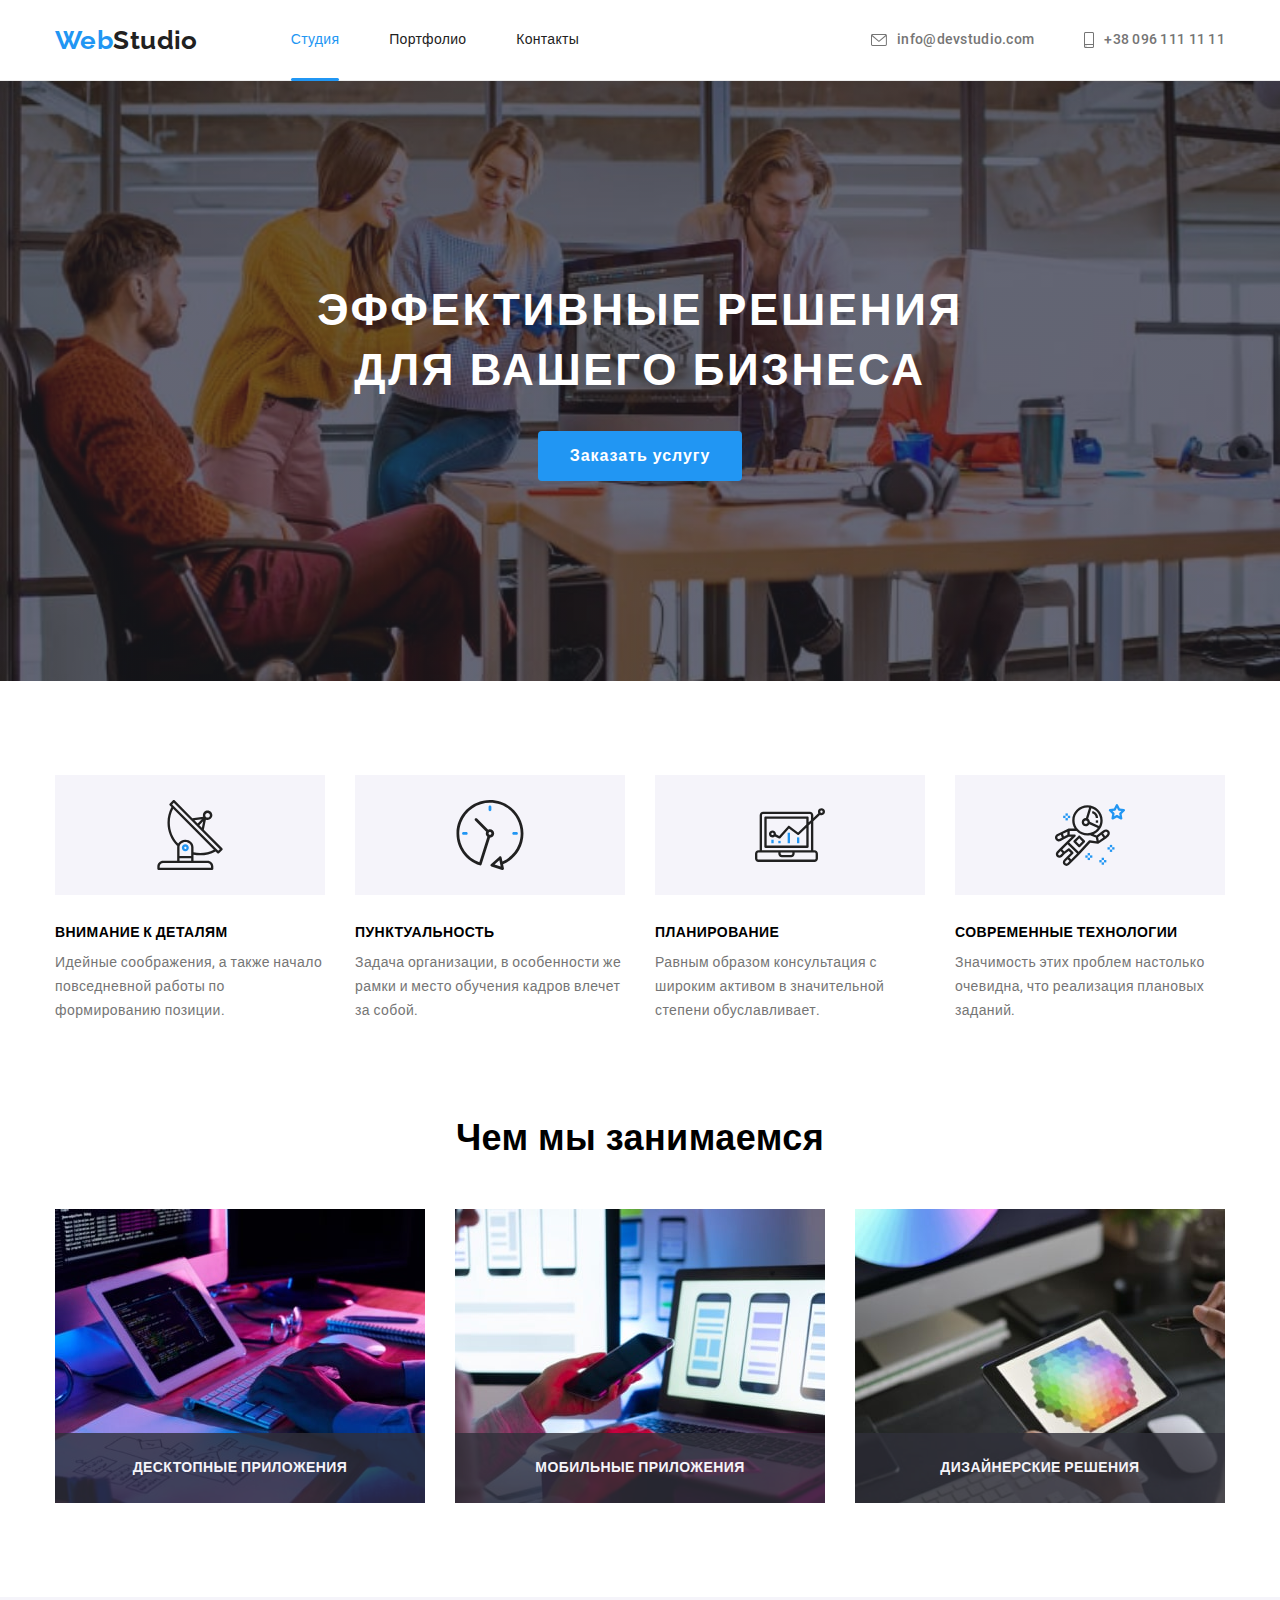
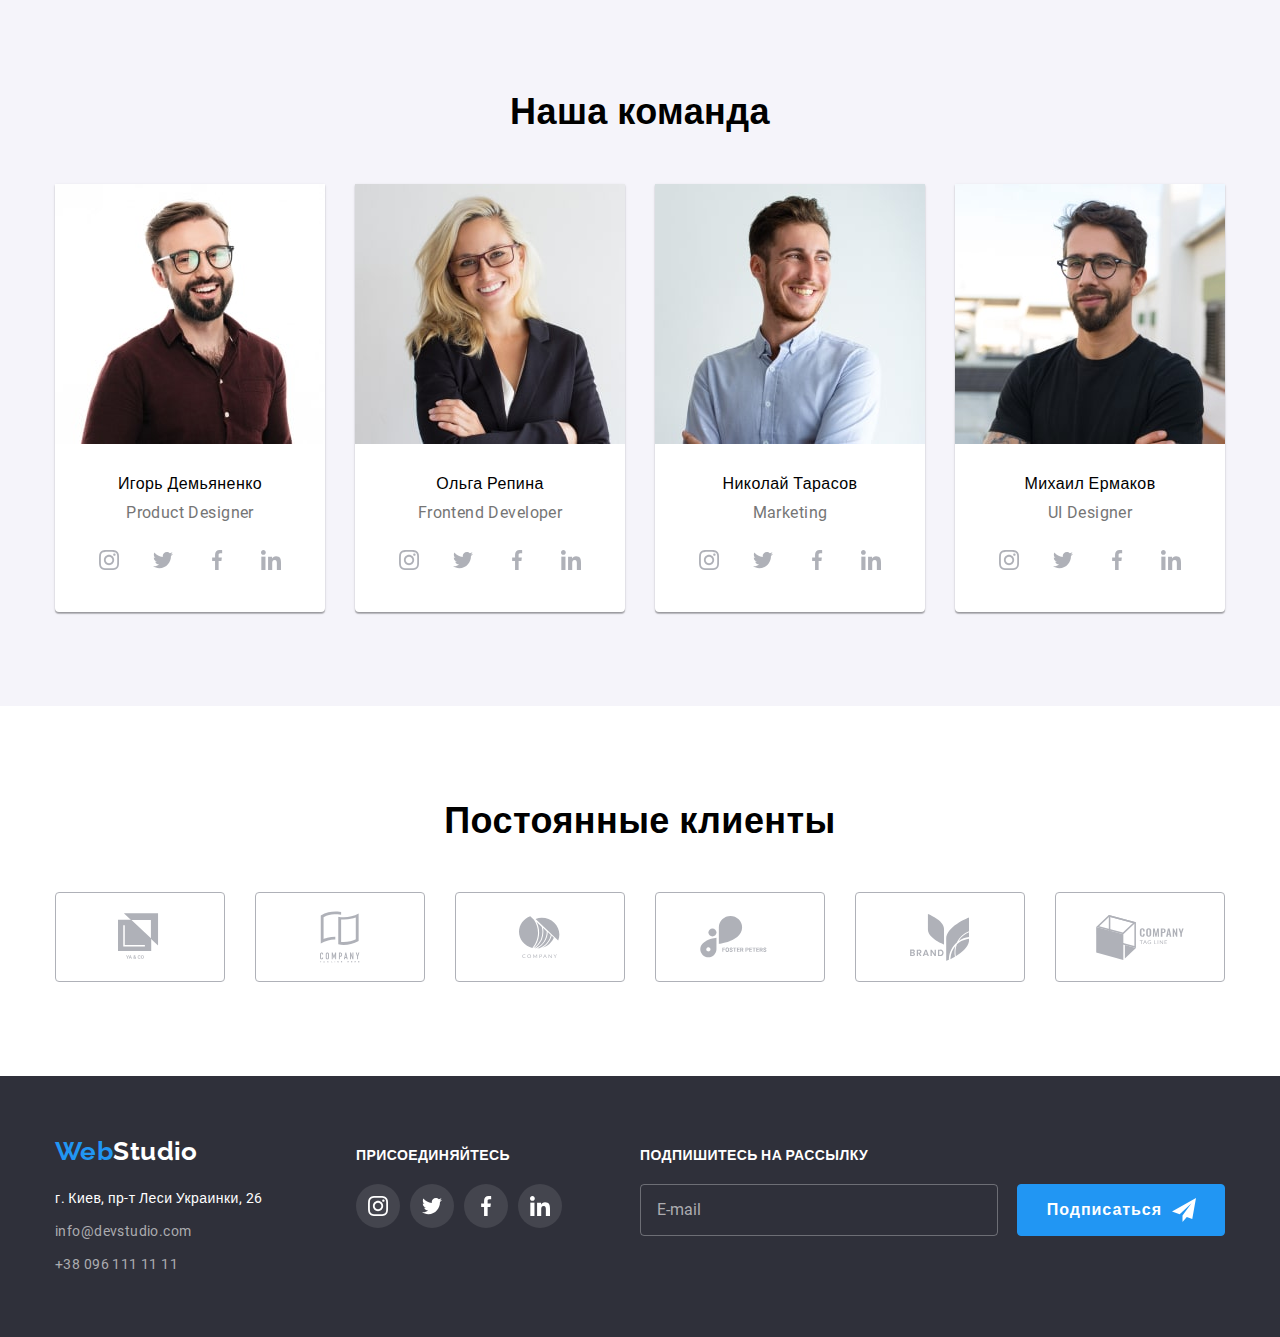
<file: index.html>
<!DOCTYPE html>
<html lang="ru">
  <head>
    <meta charset="UTF-8" />
    <meta name="viewport" content="width=device-width, initial-scale=1.0" />
    <meta name="description" content="Веб-студия" />
    <link
      href="https://fonts.googleapis.com/css2?family=Raleway:wght@700&family=Roboto:wght@400;500;700;900&display=swap"
      rel="stylesheet"
    />
    <link rel="stylesheet" href="./css/main.min.css" />

    <title>Web Studio</title>
  </head>

  <body>
    <!-- Шапка сайта -->
    <header class="header">
      <div class="container header__container">
        <a class="logo" href=""
          ><span class="logo--accent-collor">Web</span><span>Studio</span></a
        >
        <!-- навигация -->

        <nav class="header__navigation">
          <ul class="list menu">
            <li class="menu__item">
              <a class="link menu__link menu__link--current" href="/">Студия</a>
            </li>
            <li class="menu__item">
              <a class="link menu__link" href="./portfolio.html">Портфолио</a>
            </li>
            <li class="menu__item">
              <a class="link menu__link" href="#">Контакты</a>
            </li>
          </ul>
        </nav>
        <!--контакты-->
        <ul class="list contact">
          <li class="contact__item">
            <a class="link contact__link" href="mailto:info@devstudio.com">
              <svg class="contact__icon" width="16" height="12">
                <use href="./images/icons.svg#email"></use>
              </svg>
              info@devstudio.com
            </a>
          </li>
          <li class="contact__item">
            <a class="link contact__link" href="tel:+380961111111">
              <svg class="contact__icon" width="10" height="16">
                <use href="./images/icons.svg#phone"></use>
              </svg>
              +38 096 111 11 11
            </a>
          </li>
        </ul>

        <button type="button" class="mobile-menu-btn" data-menu-button>
          <svg class="mobile-menu__icon">
            <use class="icon-menu" href="./images/icons.svg#mobile-menu"></use>
            <use
              class="icon-close"
              href="./images/icons.svg#mobile-menu-close"
            ></use>
          </svg>
        </button>
      </div>
    </header>

    <main>
      <!-- герои -->
      <section class="hero">
        <div class="container">
          <h1 class="hero__title">
            Эффективные решения для вашего бизнеса
          </h1>
          <button data-modal-open class="button" type="button">
            Заказать услугу
          </button>
        </div>
      </section>

      <!-- особенности competence-->
      <section class="section section--padding-bottom">
        <div class="container">
          <h2 class="visually-hidden">Особенности</h2>
          <ul class="grid list competence">
            <li class="grid__item competence__item">
              <div class="competence__bg-box">
                <svg class="icon" width="70" height="70">
                  <use href="./images/icons.svg#antenna"></use>
                </svg>
              </div>
              <div class="competence__meta">
                <h3 class="heading">Внимание к деталям</h3>
                <p class="competence__text">
                  Идейные соображения, а также начало повседневной работы по
                  формированию позиции.
                </p>
              </div>
            </li>
            <li class="grid__item competence__item">
              <div class="competence__bg-box">
                <svg class="icon" width="70" height="70">
                  <use href="./images/icons.svg#clock"></use>
                </svg>
              </div>
              <div class="competence__meta">
                <h3 class="heading">Пунктуальность</h3>
                <p class="competence__text">
                  Задача организации, в особенности же рамки и место обучения
                  кадров влечет за собой.
                </p>
              </div>
            </li>
            <li class="grid__item competence__item">
              <div class="competence__bg-box">
                <svg class="icon" width="70" height="70">
                  <use href="./images/icons.svg#diagram"></use>
                </svg>
              </div>
              <div class="competence__meta">
                <h3 class="heading">Планирование</h3>
                <p class="competence__text">
                  Равным образом консультация с широким активом в значительной
                  степени обуславливает.
                </p>
              </div>
            </li>
            <li class="grid__item competence__item">
              <div class="competence__bg-box">
                <svg class="icon" width="70" height="70">
                  <use href="./images/icons.svg#astronaut"></use>
                </svg>
              </div>
              <div class="competence__meta">
                <h3 class="heading">Современные технологии</h3>
                <p class="competence__text">
                  Значимость этих проблем настолько очевидна, что реализация
                  плановых заданий.
                </p>
              </div>
            </li>
          </ul>
        </div>
      </section>

      <!-- Чем мы занимаемся -->
      <section class="section deckstop-section">
        <div class="container">
          <h2 class="section__title">Чем мы занимаемся</h2>

          <ul class="grid list work">
            <li class="grid__item">
              <div class="work__thumb">
                <picture>
                  <source
                    srcset="
                      ./images/box1_desktop.jpg    1x,
                      ./images/box1@2x_desktop.jpg 2x
                    "
                    media="(min-width: 1200px)"
                    type="image/jpeg"
                  />
                  <img
                    src="./images/box1_desktop.jpg "
                    width="370"
                    alt="Десктопные приложения"
                  />
                </picture>

                <span class="work__text">Десктопные приложения</span>
              </div>
            </li>
            <li class="grid__item">
              <div class="work__thumb">
                <picture>
                  <source
                    srcset="
                      ./images/box2_desktop.jpg    1x,
                      ./images/box2@2x_desktop.jpg 2x
                    "
                    media="(min-width: 1200px)"
                    type="image/jpeg"
                  />
                  <img
                    src="./images/box2_desktop.jpg "
                    width="370"
                    alt="Мобильные приложения"
                  />
                </picture>

                <span class="work__text">Мобильные приложения</span>
              </div>
            </li>
            <li class="grid__item">
              <div class="work__thumb">
                <picture>
                  <source
                    srcset="
                      ./images/box3_desktop.jpg    1x,
                      ./images/box3@2x_desktop.jpg 2x
                    "
                    media="(min-width: 1200px)"
                    type="image/jpeg"
                  />
                  <img
                    src="./images/box3_desktop.jpg "
                    width="370"
                    alt="Дизайнерские решения"
                  />
                </picture>
                <span class="work__text">Дизайнерские решения</span>
              </div>
            </li>
          </ul>
        </div>
      </section>

      <!--Наша команда-->
      <section class="section section--bg">
        <div class="container">
          <h2 class="section__title">Наша команда</h2>

          <ul class="grid team list">
            <li class="grid__item team__item">
              <picture class="team__img">
                <source
                  srcset="
                    ./images/team/team1_desktop.jpg    1x,
                    ./images/team/team1@2x_desktop.jpg 2x
                  "
                  media="(min-width: 1200px)"
                  type="image/jpeg"
                />
                <source
                  srcset="
                    ./images/team/team1_tablet.jpg    1x,
                    ./images/team/team1@2x_tablet.jpg 2x
                  "
                  media="(min-width: 768px)"
                  type="image/jpeg"
                />
                <source
                  srcset="
                    ./images/team/team1_mobile.jpg    1x,
                    ./images/team/team1@2x_mobile.jpg 2x
                  "
                  media="(max-width: 767px)"
                  type="image/jpeg"
                />
                <!--поставить фотографию с десктопа-->
                <img
                  src="./images/team/team1_desktop.jpg"
                  width="450"
                  alt="На
                фотографии Игорь Демьяненко"
                />
              </picture>

              <div class="team__meta">
                <h3 class="team__name">Игорь Демьяненко</h3>
                <p class="team__position">Product Designer</p>

                <div class="social-set">
                  <ul class="social list">
                    <li class="social__item">
                      <a href="" class="social__link">
                        <svg class="social__icon">
                          <use href="./images/icons.svg#instagram"></use>
                        </svg>
                      </a>
                    </li>
                    <li class="social__item">
                      <a href="" class="social__link">
                        <svg class="social__icon">
                          <use href="./images/icons.svg#twitter"></use>
                        </svg>
                      </a>
                    </li>
                    <li class="social__item">
                      <a href="" class="social__link">
                        <svg class="social__icon">
                          <use href="./images/icons.svg#facebook"></use>
                        </svg>
                      </a>
                    </li>
                    <li class="social__item">
                      <a href="" class="social__link">
                        <svg class="social__icon">
                          <use href="./images/icons.svg#linkedin"></use>
                        </svg>
                      </a>
                    </li>
                  </ul>
                </div>
              </div>
            </li>
            <li class="grid__item team__item">
              <picture class="team__img">
                <source
                  srcset="
                    ./images/team/team2_desktop.jpg    1x,
                    ./images/team/team2@2x_desktop.jpg 2x
                  "
                  media="(min-width: 1200px)"
                  type="image/jpeg"
                />
                <source
                  srcset="
                    ./images/team/team2_tablet.jpg    1x,
                    ./images/team/team2@2x_tablet.jpg 2x
                  "
                  media="(min-width: 768px)"
                  type="image/jpeg"
                />
                <source
                  srcset="
                    ./images/team/team2_mobile.jpg    1x,
                    ./images/team/team2@2x_mobile.jpg 2x
                  "
                  media="(max-width: 767px)"
                  type="image/jpeg"
                />
                <!--поставить фотографию с десктопа-->
                <img
                  src="./images/team/team2_desktop.jpg"
                  width="450"
                  alt="На фотографии Ольга Репина"
                />
              </picture>

              <div class="team__meta">
                <h3 class="team__name">Ольга Репина</h3>
                <p class="team__position">Frontend Developer</p>

                <div class="team-social">
                  <ul class="social list">
                    <li class="social__item">
                      <a href="" class="social__link">
                        <svg class="social__icon">
                          <use href="./images/icons.svg#instagram"></use>
                        </svg>
                      </a>
                    </li>
                    <li class="social__item">
                      <a href="" class="social__link">
                        <svg class="social__icon">
                          <use href="./images/icons.svg#twitter"></use>
                        </svg>
                      </a>
                    </li>
                    <li class="social__item">
                      <a href="" class="social__link">
                        <svg class="social__icon">
                          <use href="./images/icons.svg#facebook"></use>
                        </svg>
                      </a>
                    </li>
                    <li class="social__item">
                      <a href="" class="social__link">
                        <svg class="social__icon">
                          <use href="./images/icons.svg#linkedin"></use>
                        </svg>
                      </a>
                    </li>
                  </ul>
                </div>
              </div>
            </li>
            <li class="grid__item team__item">
              <picture class="team__img">
                <source
                  srcset="
                    ./images/team/team3_desktop.jpg    1x,
                    ./images/team/team3@2x_desktop.jpg 2x
                  "
                  media="(min-width: 1200px)"
                  type="image/jpeg"
                />
                <source
                  srcset="
                    ./images/team/team3_tablet.jpg    1x,
                    ./images/team/team3@2x_tablet.jpg 2x
                  "
                  media="(min-width: 768px)"
                  type="image/jpeg"
                />
                <source
                  srcset="
                    ./images/team/team3_mobile.jpg    1x,
                    ./images/team/team3@2x_mobile.jpg 2x
                  "
                  media="(max-width: 767px)"
                  type="image/jpeg"
                />
                <!--поставить фотографию с десктопа-->
                <img
                  src="./images/team/team3_desktop.jpg"
                  width="450"
                  alt="На фотографии Николай Тарасов"
                />
              </picture>

              <div class="team__meta">
                <h3 class="team__name">Николай Тарасов</h3>
                <p class="team__position">Marketing</p>

                <div class="team-social">
                  <ul class="social list">
                    <li class="social__item">
                      <a href="" class="social__link">
                        <svg class="social__icon">
                          <use href="./images/icons.svg#instagram"></use>
                        </svg>
                      </a>
                    </li>
                    <li class="social__item">
                      <a href="" class="social__link">
                        <svg class="social__icon">
                          <use href="./images/icons.svg#twitter"></use>
                        </svg>
                      </a>
                    </li>
                    <li class="social__item">
                      <a href="" class="social__link">
                        <svg class="social__icon">
                          <use href="./images/icons.svg#facebook"></use>
                        </svg>
                      </a>
                    </li>
                    <li class="social__item">
                      <a href="" class="social__link">
                        <svg class="social__icon">
                          <use href="./images/icons.svg#linkedin"></use>
                        </svg>
                      </a>
                    </li>
                  </ul>
                </div>
              </div>
            </li>
            <li class="grid__item team__item">
              <picture class="team__img">
                <source
                  srcset="
                    ./images/team/team4_desktop.jpg    1x,
                    ./images/team/team4@2x_desktop.jpg 2x
                  "
                  media="(min-width: 1200px)"
                  type="image/jpeg"
                />
                <source
                  srcset="
                    ./images/team/team4_tablet.jpg    1x,
                    ./images/team/team4@2x_tablet.jpg 2x
                  "
                  media="(min-width: 768px)"
                  type="image/jpeg"
                />
                <source
                  srcset="
                    ./images/team/team4_mobile.jpg    1x,
                    ./images/team/team4@2x_mobile.jpg 2x
                  "
                  media="(max-width: 767px)"
                  type="image/jpeg"
                />
                <!--поставить фотографию с десктопа-->
                <img
                  src="./images/team/team4_desktop.jpg"
                  width="450"
                  alt="На фотографии Михаил Ермаков"
                />
              </picture>

              <div class="team__meta">
                <h3 class="team__name">Михаил Ермаков</h3>
                <p class="team__position">UI Designer</p>

                <div class="team-social">
                  <ul class="social list">
                    <li class="social__item">
                      <a href="" class="social__link">
                        <svg class="social__icon">
                          <use href="./images/icons.svg#instagram"></use>
                        </svg>
                      </a>
                    </li>
                    <li class="social__item">
                      <a href="" class="social__link">
                        <svg class="social__icon">
                          <use href="./images/icons.svg#twitter"></use>
                        </svg>
                      </a>
                    </li>
                    <li class="social__item">
                      <a href="" class="social__link">
                        <svg class="social__icon">
                          <use href="./images/icons.svg#facebook"></use>
                        </svg>
                      </a>
                    </li>
                    <li class="social__item">
                      <a href="" class="social__link">
                        <svg class="social__icon">
                          <use href="./images/icons.svg#linkedin"></use>
                        </svg>
                      </a>
                    </li>
                  </ul>
                </div>
              </div>
            </li>
          </ul>
        </div>
      </section>

      <!--Постоянные клиенты-->
      <section class="section">
        <div class="container">
          <h2 class="section__title">Постоянные клиенты</h2>
          <ul class="grid clients list">
            <li class="grid__item clients__item">
              <a href="" class="clients__link">
                <svg class="clients__icon" width="44.27" height="49.23">
                  <use href="./images/icons.svg#logo-1"></use>
                </svg>
              </a>
            </li>
            <li class="grid__item clients__item">
              <a href="" class="clients__link">
                <svg class="clients__icon" width="40" height="52">
                  <use href="./images/icons.svg#logo-2"></use>
                </svg>
              </a>
            </li>
            <li class="grid__item clients__item">
              <a href="" class="clients__link">
                <svg class="clients__icon" width="41" height="42.6">
                  <use href="./images/icons.svg#logo-3"></use>
                </svg>
              </a>
            </li>
            <li class="grid__item clients__item">
              <a href="" class="clients__link">
                <svg class="clients__icon" width="79.66" height="42.2">
                  <use href="./images/icons.svg#logo-4"></use>
                </svg>
              </a>
            </li>
            <li class="grid__item clients__item">
              <a href="" class="clients__link">
                <svg class="clients__icon" width="59" height="47">
                  <use href="./images/icons.svg#logo-5"></use>
                </svg>
              </a>
            </li>
            <li class="grid__item clients__item">
              <a href="" class="clients__link">
                <svg class="clients__icon" width="88.48" height="45.44">
                  <use href="./images/icons.svg#logo-6"></use>
                </svg>
              </a>
            </li>
          </ul>
        </div>
      </section>
    </main>

    <!-- Футер -->
    <footer class="footer">
      <div class="container footer__container">
        <div class="footer__address">
          <a class="logo logo__footer-page" href=""
            >Web<span class="logo__footer-page--color">Studio</span></a
          >
          <!--адресс компании-->
          <address class="address">
            <a
              class="link contact__link footer__contact-link"
              href=""
              rel="nofollow noopener noreferrer"
              target="blanc"
            >
              г. Киев, пр-т Леси Украинки, 26</a
            >
            <a
              class="link contact__link footer__contact-link"
              href="mailto:info@devstudio.com"
              >info@devstudio.com</a
            >
            <a
              class="link contact__link footer__contact-link"
              href="tel:+380961111111"
              >+38 096 111 11 11</a
            >
          </address>
        </div>

        <div class="footer__social">
          <h3 class="heading heading--margin">присоединяйтесь</h3>
          <ul class="social list">
            <li class="social__item">
              <a href="" class="social__link social__link--bg">
                <svg class="social__icon social__icon--col-unchanged">
                  <use href="./images/icons.svg#instagram"></use>
                </svg>
              </a>
            </li>
            <li class="social__item">
              <a href="" class="social__link social__link--bg">
                <svg class="social__icon social__icon--col-unchanged">
                  <use href="./images/icons.svg#twitter"></use>
                </svg>
              </a>
            </li>
            <li class="social__item">
              <a href="" class="social__link social__link--bg">
                <svg class="social__icon social__icon--col-unchanged">
                  <use href="./images/icons.svg#facebook"></use>
                </svg>
              </a>
            </li>
            <li class="social__item">
              <a href="" class="social__link social__link--bg">
                <svg class="social__icon social__icon--col-unchanged">
                  <use href="./images/icons.svg#linkedin"></use>
                </svg>
              </a>
            </li>
          </ul>
        </div>

        <div class="footer__email-form">
          <h3 class="heading heading--margin">Подпишитесь на рассылку</h3>

          <form class="footer-form" autocomplete="on" novalidate>
            <div class="email-form" role="group" aria-label="email-form-footer">
              <input
                class="email__input"
                type="email"
                name="email"
                id="footer-email"
                placeholder="E-mail"
              />

              <button class="button button__footer" type="submit">
                Подписаться
                <svg class="button__icon" width="24" height="24">
                  <use href="./images/icons.svg#icon-send"></use>
                </svg>
              </button>
            </div>
          </form>
        </div>
      </div>
    </footer>

    <div class="backdrop is-hidden" data-modal>
      <div class="modal">
        <button class="modal-button__close" data-modal-close type="button">
          <svg class="modal-button__icon" height="18" width="18">
            <use href="./images/icons.svg#close"></use>
          </svg>
        </button>

        <form class="modal-form" autocomplete="on" novalidate>
          <div
            class="modal-form__container"
            role="group"
            aria-label="form-heading"
          >
            <p class="form-heading" id="form-heading">
              Оставьте свои данные, мы вам перезвоним
            </p>

            <div class="element">
              <label class="modal-form__label" for="name">Имя</label>

              <div class="form-field">
                <input
                  class="modal-form__input"
                  type="text"
                  id="name"
                  name="name"
                  pattern="^[A-Za-zА-Яа-яЁё\s]+$"
                  required
                />
                <svg class="modal-form__icon">
                  <use href="./images/icons.svg#person"></use>
                </svg>
              </div>
            </div>

            <div class="element">
              <label class="modal-form__label" for="tel">Телефон</label>

              <div class="form-field">
                <input
                  class="modal-form__input"
                  type="tel"
                  id="tel"
                  pattern="[0-9]{10}"
                  required
                />
                <svg class="modal-form__icon">
                  <use href="./images/icons.svg#phone-icon"></use>
                </svg>
              </div>
            </div>

            <div class="element">
              <label class="modal-form__label" for="email">Почта</label>

              <div class="form-field">
                <input class="modal-form__input" type="email" id="email" />
                <svg class="modal-form__icon">
                  <use href="./images/icons.svg#email-black"></use>
                </svg>
              </div>
            </div>

            <div class="element">
              <label class="modal-form__label" for="commit">Комментарий</label>

              <div class="form-field">
                <textarea
                  class="modal-form__input modal-form__input--textarea"
                  name="commit"
                  id="commit"
                  placeholder="Введите текст"
                  rows="6"
                ></textarea>
              </div>
            </div>
          </div>

          <div class="checkbox">
            <label class="checkbox__label">
              <input
                class="checkbox_input checkbox__visually-hidden"
                type="checkbox"
                name="checkbox"
              />
              <!-- <span class="check-icon"></span> -->
              <svg class="checkbox__icon" width="16" height="15">
                <use href="./images/icons.svg#icon-check"></use>
              </svg>
              <span class="checkbox-text"
                >Соглашаюсь с рассылкой и принимаю</span
              >
            </label>
            <a class="checkbox__link" href="/">Условия договора</a>
          </div>
          <button class="button button__form" type="submit">Отправить</button>
        </form>
      </div>
    </div>

    <div class="mobile-menu" data-menu>
      <div class="mobile__content">
        <ul class="list mobile-menu__list">
          <li class="mobile-menu__item">
            <a
              class="link mobile-menu__link mobile-menu__link--current"
              href="#"
              >Студия</a
            >
          </li>
          <li class="mobile-menu__item">
            <a class="link mobile-menu__link" href="./portfolio.html"
              >Портфолио</a
            >
          </li>
          <li class="mobile-menu__item">
            <a class="link mobile-menu__link" href="#">Контакты</a>
          </li>
        </ul>
        <div>
          <ul class="list mobile-contact">
            <li class="mobile-contact__item">
              <a
                class="link mobile-contact__link mobile-contact__link--accent"
                href="tel:+380961111111"
              >
                +38 096 111 11 11
              </a>
            </li>
            <li class="mobile-contact__item">
              <a
                class="link mobile-contact__link"
                href="mailto:info@devstudio.com"
              >
                info@devstudio.com
              </a>
            </li>
          </ul>
          <ul class="mobile-social list">
            <li class="mobile-social__item">
              <a href="#" class="link mobile-social__link">Instagram</a>
            </li>
            <li class="mobile-social__item">
              <a href="#" class="link mobile-social__link">Twitter</a>
            </li>
            <li class="mobile-social__item">
              <a href="#" class="link mobile-social__link">Facebook</a>
            </li>
            <li class="mobile-social__item">
              <a href="#" class="link mobile-social__link">LinkedIn</a>
            </li>
          </ul>
        </div>
      </div>
    </div>

    <script src="./js/menu.js"></script>
    <script src="./js/modal.js"></script>
  </body>
</html>
</file>
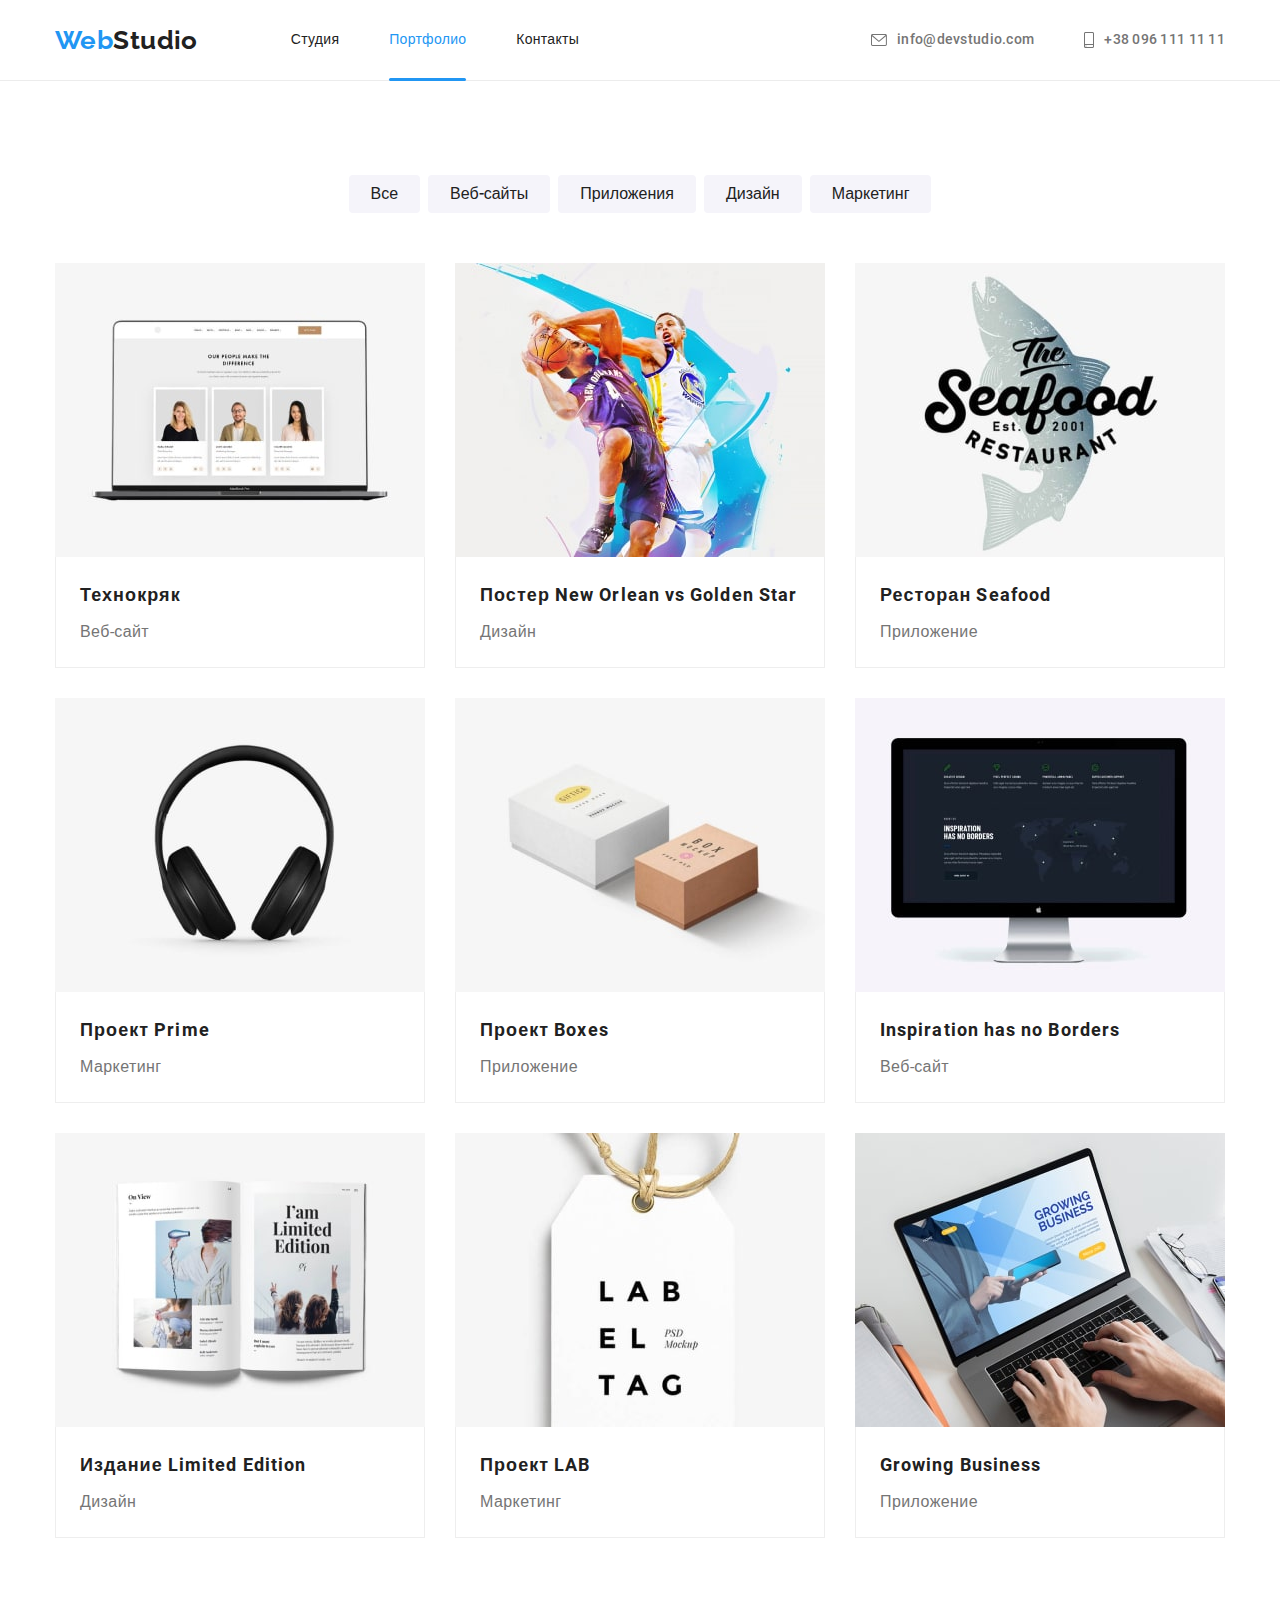
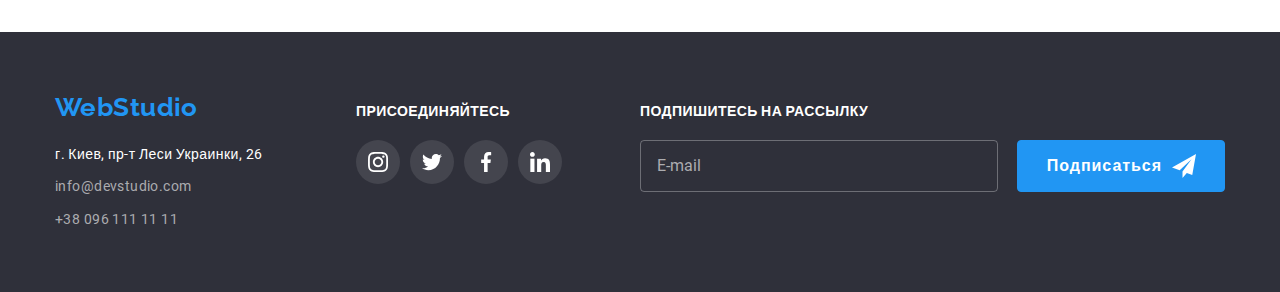
<file: portfolio.html>
<!DOCTYPE html>
<html lang="ru">
  <head>
    <meta charset="UTF-8" />
    <meta name="viewport" content="width=device-width, initial-scale=1.0" />
    <meta name="description" content="Портфолио" />
    <link
      href="https://fonts.googleapis.com/css2?family=Raleway:wght@700&family=Roboto:wght@400;500;700;900&display=swap"
      rel="stylesheet"
    />
    <link rel="preconnect" href="https://fonts.gstatic.com" />
    <link rel="stylesheet" href="./css/main.min.css" />
    <title>Портфолио</title>
  </head>

  <body>
    <!-- Шапка сайта -->
    <header class="header">
      <div class="container header__container">
        <a class="logo" href=""
          ><span class="logo--accent-collor">Web</span><span>Studio</span></a
        >
        <!-- навигация -->
        <nav class="header__navigation">
          <ul class="list menu">
            <li class="menu__item">
              <a class="link menu__link" href="./index.html">Студия</a>
            </li>
            <li class="menu__item">
              <a class="link menu__link menu__link--current" href="/"
                >Портфолио</a
              >
            </li>
            <li class="menu__item">
              <a class="link menu__link" href="#add">Контакты</a>
            </li>
          </ul>
        </nav>
        <!--контакты-->
        <ul class="list contact">
          <li class="contact__item">
            <a class="link contact__link" href="mailto:info@devstudio.com">
              <svg class="contact__icon" width="16" height="12">
                <use href="./images/icons.svg#email"></use>
              </svg>
              info@devstudio.com
            </a>
          </li>
          <li class="contact__item">
            <a class="link contact__link" href="tel:+380961111111">
              <svg class="contact__icon" width="10" height="16">
                <use href="./images/icons.svg#phone"></use>
              </svg>
              +38 096 111 11 11
            </a>
          </li>
        </ul>
        <button type="button" class="mobile-menu-btn" data-menu-button>
          <svg class="mobile-menu__icon">
            <use class="icon-menu" href="./images/icons.svg#mobile-menu"></use>
            <use
              class="icon-close"
              href="./images/icons.svg#mobile-menu-close"
            ></use>
          </svg>
        </button>
      </div>
    </header>

    <main>
      <h1 class="visually-hidden">Портфолио</h1>

      <section class="section">
        <div class="container">
          <ul class="filter list">
            <li class="filter__item">
              <button class="filter__button" type="button">Все</button>
            </li>
            <li class="filter__item">
              <button class="filter__button" type="button">Веб-сайты</button>
            </li>
            <li class="filter__item">
              <button class="filter__button" type="button">Приложения</button>
            </li>
            <li class="filter__item">
              <button class="filter__button" type="button">Дизайн</button>
            </li>
            <li class="filter__item">
              <button class="filter__button" type="button">Маркетинг</button>
            </li>
          </ul>

          <!--примеры наших работ-->
          <ul class="grid list">
            <li class="grid__item gallery__item">
              <article class="product">
                <a class="link product__link" href="/">
                  <div class="product__img">
                    <picture>
                      <source
                        srcset="
                          ./images/gallery/port1_desktop.jpg    1x,
                          ./images/gallery/port1@2x_desktop.jpg 2x
                        "
                        media="(min-width: 1200px)"
                        type="image/jpeg"
                      />
                      <source
                        srcset="
                          ./images/gallery/port1_tablet.jpg    1x,
                          ./images/gallery/port1@2x_tablet.jpg 2x
                        "
                        media="(min-width: 768px)"
                        type="image/jpeg"
                      />
                      <source
                        srcset="
                          ./images/gallery/port1_mobile.jpg    1x,
                          ./images/gallery/port1@2x_mobile.jpg 2x
                        "
                        media="(max-width: 767px)"
                        type="image/jpeg"
                      />

                      <img
                        src="./images/gallery/port1_desktop.jpg"
                        width="450"
                        alt="Веб-сайт"
                      />
                    </picture>

                    <div class="product__overlay">
                      <p class="product__text">
                        Технокряк это современная площадка распространения
                        коронавируса. Компании используют эту платформу для
                        цифрового шпионажа и атак на защищённые сервера
                        конкурентов.
                      </p>
                    </div>
                  </div>
                  <div class="product__meta">
                    <h2 class="product__name">Технокряк</h2>
                    <p class="product__type">Веб-сайт</p>
                  </div>
                </a>
              </article>
            </li>

            <li class="grid__item gallery__item">
              <article class="product">
                <a class="link product__link" href="/">
                  <div class="product__img">
                    <picture>
                      <source
                        srcset="
                          ./images/gallery/port2_desktop.jpg    1x,
                          ./images/gallery/port2@2x_desktop.jpg 2x
                        "
                        media="(min-width: 1200px)"
                        type="image/jpeg"
                      />
                      <source
                        srcset="
                          ./images/gallery/port2_tablet.jpg    1x,
                          ./images/gallery/port2@2x_tablet.jpg 2x
                        "
                        media="(min-width: 768px)"
                        type="image/jpeg"
                      />
                      <source
                        srcset="
                          ./images/gallery/port2_mobile.jpg    1x,
                          ./images/gallery/port2@2x_mobile.jpg 2x
                        "
                        media="(max-width: 767px)"
                        type="image/jpeg"
                      />

                      <img
                        src="./images/gallery/port2_desktop.jpg"
                        width="450"
                        alt="Постер"
                      />
                    </picture>

                    <div class="product__overlay">
                      <p class="product__text">
                        Технокряк это современная площадка распространения
                        коронавируса. Компании используют эту платформу для
                        цифрового шпионажа и атак на защищённые сервера
                        конкурентов.
                      </p>
                    </div>
                  </div>

                  <div class="product__meta">
                    <h2 class="product__name">
                      Постер New Orlean vs Golden Star
                    </h2>
                    <p class="product__type">Дизайн</p>
                  </div>
                </a>
              </article>
            </li>

            <li class="grid__item gallery__item">
              <article class="product">
                <a class="link product__link" href="/">
                  <div class="product__img">
                    <picture>
                      <source
                        srcset="
                          ./images/gallery/port3_desktop.jpg    1x,
                          ./images/gallery/port3@2x_desktop.jpg 2x
                        "
                        media="(min-width: 1200px)"
                        type="image/jpeg"
                      />
                      <source
                        srcset="
                          ./images/gallery/port3_tablet.jpg    1x,
                          ./images/gallery/port3@2x_tablet.jpg 2x
                        "
                        media="(min-width: 768px)"
                        type="image/jpeg"
                      />
                      <source
                        srcset="
                          ./images/gallery/port3_mobile.jpg    1x,
                          ./images/gallery/port3@2x_mobile.jpg 2x
                        "
                        media="(max-width: 767px)"
                        type="image/jpeg"
                      />

                      <img
                        src="./images/gallery/port3_desktop.jpg"
                        width="450"
                        alt="приложения для ресторанов"
                      />
                    </picture>

                    <div class="product__overlay">
                      <p class="product__text">
                        Технокряк это современная площадка распространения
                        коронавируса. Компании используют эту платформу для
                        цифрового шпионажа и атак на защищённые сервера
                        конкурентов.
                      </p>
                    </div>
                  </div>
                  <div class="product__meta">
                    <h2 class="product__name">Ресторан Seafood</h2>
                    <p class="product__type">Приложение</p>
                  </div>
                </a>
              </article>
            </li>

            <li class="grid__item gallery__item">
              <article class="product">
                <a class="link product__link" href="/">
                  <div class="product__img">
                    <picture>
                      <source
                        srcset="
                          ./images/gallery/port4_desktop.jpg    1x,
                          ./images/gallery/port3@2x_desktop.jpg 2x
                        "
                        media="(min-width: 1200px)"
                        type="image/jpeg"
                      />
                      <source
                        srcset="
                          ./images/gallery/port4_tablet.jpg    1x,
                          ./images/gallery/port4@2x_tablet.jpg 2x
                        "
                        media="(min-width: 768px)"
                        type="image/jpeg"
                      />
                      <source
                        srcset="
                          ./images/gallery/port4_mobile.jpg    1x,
                          ./images/gallery/port4@2x_mobile.jpg 2x
                        "
                        media="(max-width: 767px)"
                        type="image/jpeg"
                      />

                      <img
                        src="./images/gallery/port4_desktop.jpg"
                        width="450"
                        alt="продвижение"
                      />
                    </picture>

                    <div class="product__overlay">
                      <p class="product__text">
                        Технокряк это современная площадка распространения
                        коронавируса. Компании используют эту платформу для
                        цифрового шпионажа и атак на защищённые сервера
                        конкурентов.
                      </p>
                    </div>
                  </div>
                  <div class="product__meta">
                    <h2 class="product__name">Проект Prime</h2>
                    <p class="product__type">Маркетинг</p>
                  </div>
                </a>
              </article>
            </li>
            <li class="grid__item gallery__item">
              <article class="product">
                <a class="link product__link" href="/">
                  <div class="product__img">
                    <picture>
                      <source
                        srcset="
                          ./images/gallery/port5_desktop.jpg    1x,
                          ./images/gallery/port5@2x_desktop.jpg 2x
                        "
                        media="(min-width: 1200px)"
                        type="image/jpeg"
                      />
                      <source
                        srcset="
                          ./images/gallery/port5_tablet.jpg    1x,
                          ./images/gallery/port5@2x_tablet.jpg 2x
                        "
                        media="(min-width: 768px)"
                        type="image/jpeg"
                      />
                      <source
                        srcset="
                          ./images/gallery/port5_mobile.jpg    1x,
                          ./images/gallery/port5@2x_mobile.jpg 2x
                        "
                        media="(max-width: 767px)"
                        type="image/jpeg"
                      />

                      <img
                        src="./images/gallery/port5_desktop.jpg"
                        width="450"
                        alt="Приложение"
                      />
                    </picture>

                    <div class="product__overlay">
                      <p class="product__text">
                        Технокряк это современная площадка распространения
                        коронавируса. Компании используют эту платформу для
                        цифрового шпионажа и атак на защищённые сервера
                        конкурентов.
                      </p>
                    </div>
                  </div>
                  <div class="product__meta">
                    <h2 class="product__name">Проект Boxes</h2>
                    <p class="product__type">Приложение</p>
                  </div>
                </a>
              </article>
            </li>

            <li class="grid__item gallery__item">
              <article class="product">
                <a class="link product__link" href="/">
                  <div class="product__img">
                    <picture>
                      <source
                        srcset="
                          ./images/gallery/port6_desktop.jpg    1x,
                          ./images/gallery/port6@2x_desktop.jpg 2x
                        "
                        media="(min-width: 1200px)"
                        type="image/jpeg"
                      />
                      <source
                        srcset="
                          ./images/gallery/port6_tablet.jpg    1x,
                          ./images/gallery/port6@2x_tablet.jpg 2x
                        "
                        media="(min-width: 768px)"
                        type="image/jpeg"
                      />
                      <source
                        srcset="
                          ./images/gallery/port6_mobile.jpg    1x,
                          ./images/gallery/port6@2x_mobile.jpg 2x
                        "
                        media="(max-width: 767px)"
                        type="image/jpeg"
                      />

                      <img
                        src="./images/gallery/port6_desktop.jpg"
                        width="450"
                        alt="Вдохновение не имеет границ"
                      />
                    </picture>

                    <div class="product__overlay">
                      <p class="product__text">
                        Технокряк это современная площадка распространения
                        коронавируса. Компании используют эту платформу для
                        цифрового шпионажа и атак на защищённые сервера
                        конкурентов.
                      </p>
                    </div>
                  </div>
                  <div class="product__meta">
                    <h2 class="product__name">Inspiration has no Borders</h2>
                    <p class="product__type">Веб-сайт</p>
                  </div>
                </a>
              </article>
            </li>
            <li class="grid__item gallery__item">
              <article class="product">
                <a class="link product__link" href="/">
                  <div class="product__img">
                    <picture>
                      <source
                        srcset="
                          ./images/gallery/port7_desktop.jpg    1x,
                          ./images/gallery/port7@2x_desktop.jpg 2x
                        "
                        media="(min-width: 1200px)"
                        type="image/jpeg"
                      />
                      <source
                        srcset="
                          ./images/gallery/port7_tablet.jpg    1x,
                          ./images/gallery/port7@2x_tablet.jpg 2x
                        "
                        media="(min-width: 768px)"
                        type="image/jpeg"
                      />
                      <source
                        srcset="
                          ./images/gallery/port7_mobile.jpg    1x,
                          ./images/gallery/port7@2x_mobile.jpg 2x
                        "
                        media="(max-width: 767px)"
                        type="image/jpeg"
                      />

                      <img
                        src="./images/gallery/port7_desktop.jpg"
                        width="450"
                        alt="ексклюзывные издания"
                      />
                    </picture>

                    <div class="product__overlay">
                      <p class="product__text">
                        Технокряк это современная площадка распространения
                        коронавируса. Компании используют эту платформу для
                        цифрового шпионажа и атак на защищённые сервера
                        конкурентов.
                      </p>
                    </div>
                  </div>
                  <div class="product__meta">
                    <h2 class="product__name">Издание Limited Edition</h2>
                    <p class="product__type">Дизайн</p>
                  </div>
                </a>
              </article>
            </li>
            <li class="grid__item gallery__item">
              <article class="product">
                <a class="link product__link" href="/">
                  <div class="product__img">
                    <picture>
                      <source
                        srcset="
                          ./images/gallery/port8_desktop.jpg    1x,
                          ./images/gallery/port8@2x_desktop.jpg 2x
                        "
                        media="(min-width: 1200px)"
                        type="image/jpeg"
                      />
                      <source
                        srcset="
                          ./images/gallery/port8_tablet.jpg    1x,
                          ./images/gallery/port8@2x_tablet.jpg 2x
                        "
                        media="(min-width: 768px)"
                        type="image/jpeg"
                      />
                      <source
                        srcset="
                          ./images/gallery/port8_mobile.jpg    1x,
                          ./images/gallery/port8@2x_mobile.jpg 2x
                        "
                        media="(max-width: 767px)"
                        type="image/jpeg"
                      />

                      <img
                        src="./images/gallery/port8_desktop.jpg"
                        width="450"
                        alt="подарки"
                      />
                    </picture>

                    <div class="product__overlay">
                      <p class="product__text">
                        Технокряк это современная площадка распространения
                        коронавируса. Компании используют эту платформу для
                        цифрового шпионажа и атак на защищённые сервера
                        конкурентов.
                      </p>
                    </div>
                  </div>
                  <div class="product__meta">
                    <h2 class="product__name">Проект LAB</h2>
                    <p class="product__type">Маркетинг</p>
                  </div>
                </a>
              </article>
            </li>
            <li class="grid__item gallery__item">
              <article class="product">
                <a class="link product__link" href="/">
                  <div class="product__img">
                    <picture>
                      <source
                        srcset="
                          ./images/gallery/port9_desktop.jpg    1x,
                          ./images/gallery/port9@2x_desktop.jpg 2x
                        "
                        media="(min-width: 1200px)"
                        type="image/jpeg"
                      />
                      <source
                        srcset="
                          ./images/gallery/port9_tablet.jpg    1x,
                          ./images/gallery/port9@2x_tablet.jpg 2x
                        "
                        media="(min-width: 768px)"
                        type="image/jpeg"
                      />
                      <source
                        srcset="
                          ./images/gallery/port9_mobile.jpg    1x,
                          ./images/gallery/port9@2x_mobile.jpg 2x
                        "
                        media="(max-width: 767px)"
                        type="image/jpeg"
                      />

                      <img
                        src="./images/gallery/port9_desktop.jpg"
                        width="450"
                        alt="приложения"
                      />
                    </picture>
                    <div class="product__overlay">
                      <p class="product__text">
                        Технокряк это современная площадка распространения
                        коронавируса. Компании используют эту платформу для
                        цифрового шпионажа и атак на защищённые сервера
                        конкурентов.
                      </p>
                    </div>
                  </div>
                  <div class="product__meta">
                    <h2 class="product__name">Growing Business</h2>
                    <p class="product__type">Приложение</p>
                  </div>
                </a>
              </article>
            </li>
          </ul>
        </div>
      </section>
    </main>

    <!-- Футер -->
    <footer class="footer">
      <div class="container footer__container">
        <div class="footer__address">
          <a class="logo logo__footer-page" href=""
            >Web<span class="logo--accent-collor">Studio</span></a
          >
          <!--адресс компании-->
          <address class="address">
            <a
              class="link contact__link footer__contact-link"
              href=""
              rel="nofollow noopener noreferrer"
              target="blanc"
            >
              г. Киев, пр-т Леси Украинки, 26</a
            >
            <a
              class="link contact__link footer__contact-link"
              href="mailto:info@devstudio.com"
              >info@devstudio.com</a
            >
            <a
              class="link contact__link footer__contact-link"
              href="tel:+380961111111"
              >+38 096 111 11 11</a
            >
          </address>
        </div>

        <div class="footer__social">
          <h3 class="heading heading--margin">присоединяйтесь</h3>
          <ul class="social list">
            <li class="social__item">
              <a href="" class="social__link social__link--bg">
                <svg class="social__icon social__icon--col-unchanged">
                  <use href="./images/icons.svg#instagram"></use>
                </svg>
              </a>
            </li>
            <li class="social__item">
              <a href="" class="social__link social__link--bg">
                <svg class="social__icon social__icon--col-unchanged">
                  <use href="./images/icons.svg#twitter"></use>
                </svg>
              </a>
            </li>
            <li class="social__item">
              <a href="" class="social__link social__link--bg">
                <svg class="social__icon social__icon--col-unchanged">
                  <use href="./images/icons.svg#facebook"></use>
                </svg>
              </a>
            </li>
            <li class="social__item">
              <a href="" class="social__link social__link--bg">
                <svg class="social__icon social__icon--col-unchanged">
                  <use href="./images/icons.svg#linkedin"></use>
                </svg>
              </a>
            </li>
          </ul>
        </div>

        <div class="footer__email-form">
          <h3 class="heading heading--margin">Подпишитесь на рассылку</h3>

          <form class="footer-form" autocomplete="on" novalidate>
            <div class="email-form" role="group" aria-label="email-form-footer">
              <input
                class="email__input"
                type="email"
                name="email"
                id="footer-email"
                placeholder="E-mail"
              />

              <button class="button button__footer" type="submit">
                Подписаться
                <svg class="button__icon" width="24" height="24">
                  <use href="./images/icons.svg#icon-send"></use>
                </svg>
              </button>
            </div>
          </form>
        </div>
      </div>
    </footer>
    <div class="mobile-menu" data-menu>
      <div class="mobile__content">
        <ul class="list mobile-menu__list">
          <li class="mobile-menu__item">
            <a class="link mobile-menu__link" href="./index.html">Студия</a>
          </li>
          <li class="mobile-menu__item">
            <a
              class="link mobile-menu__link mobile-menu__link--current"
              href="#"
              >Портфолио</a
            >
          </li>
          <li class="mobile-menu__item">
            <a class="link mobile-menu__link" href="#">Контакты</a>
          </li>
        </ul>
        <ul class="list mobile-contact">
          <li class="mobile-contact__item">
            <a
              class="link mobile-contact__link mobile-contact__link--accent"
              href="tel:+380961111111"
            >
              +38 096 111 11 11
            </a>
          </li>
          <li class="mobile-contact__item">
            <a
              class="link mobile-contact__link"
              href="mailto:info@devstudio.com"
            >
              info@devstudio.com
            </a>
          </li>
        </ul>
        <ul class="mobile-social list">
          <li class="mobile-social__item">
            <a href="#" class="link mobile-social__link">Instagram</a>
          </li>
          <li class="mobile-social__item">
            <a href="#" class="link mobile-social__link">Twitter</a>
          </li>
          <li class="mobile-social__item">
            <a href="#" class="link mobile-social__link">Facebook</a>
          </li>
          <li class="mobile-social__item">
            <a href="#" class="link mobile-social__link">LinkedIn</a>
          </li>
        </ul>
      </div>
    </div>
    <script src="./js/menu.js"></script>
  </body>
</html>
</file>
<file: css/main.min.css>
/*! modern-normalize | MIT License | https://github.com/sindresorhus/modern-normalize */html{box-sizing:border-box}*,*::before,*::after{box-sizing:inherit}html{line-height:1.15}body{margin:0}h1{font-size:2em;margin:0.67em 0}hr{box-sizing:content-box;height:0}pre{font-family:monospace, monospace;font-size:1em}a{-webkit-text-decoration-skip:objects}abbr[title]{text-decoration:underline dotted}b,strong{font-weight:bolder}code,kbd,samp{font-family:monospace, monospace;font-size:1em}small{font-size:80%}sub,sup{font-size:75%;line-height:0;position:relative;vertical-align:baseline}sub{bottom:-0.25em}sup{top:-0.5em}button,input,optgroup,select,textarea{font-family:inherit;font-size:100%;line-height:1.15;margin:0}button,select{text-transform:none}button,[type="reset"],[type="submit"]{-webkit-appearance:button}button::-moz-focus-inner,[type="button"]::-moz-focus-inner,[type="reset"]::-moz-focus-inner,[type="submit"]::-moz-focus-inner{border-style:none;padding:0}button:-moz-focusring,[type="button"]:-moz-focusring,[type="reset"]:-moz-focusring,[type="submit"]:-moz-focusring{outline:1px dotted ButtonText}fieldset{padding:0.35em 0.75em 0.625em}legend{padding:0}progress{vertical-align:baseline}[type="number"]::-webkit-inner-spin-button,[type="number"]::-webkit-outer-spin-button{height:auto}[type="search"]{-webkit-appearance:textfield;outline-offset:-2px}[type="search"]::-webkit-search-cancel-button,[type="search"]::-webkit-search-decoration{-webkit-appearance:none}::-webkit-file-upload-button{-webkit-appearance:button;font:inherit}details{display:block}summary{display:list-item}.visually-hidden{position:absolute !important;clip:rect(1px 1px 1px 1px);clip:rect(1px, 1px, 1px, 1px);padding:0 !important;border:0 !important;height:1px !important;width:1px !important;overflow:hidden}.checkbox__visually-hidden{position:absolute;width:1px;height:1px;margin:-1px;border-radius:0;padding:0;clip:rect(0 0 0 0);overflow:hidden}:root{--title-font: "Roboto", sans-serif;--container-width: 1200px;--mobile-container-width: 480px;--tablet-container-width: 768px;--text-title-color: #212121;--text-primery-color: #757575;--white-color: #ffffff;--grey-color: #f5f4fa;--secondary-accent-color: #2f303a;--bg-headline-color: rgba(47, 48, 58, 0.8);--backdrop-bg-color: rgba(0, 0, 0, 0.2);--border-color-for-modal: rgba(33, 33, 33, 0.2);--modal-form__input--textarea: rgba(117, 117, 117, 0.502);--color-border-email: rgba(255, 255, 255, 0.3);--primery-accent-color: #2196f3;--secondary-accent-col: #188ce8;--header-bottom-border: #ececec;--border-card-color: #eeeeee;--base-icon-color: #afb1b8;--address--link-col: #acacb0;--footer-link-bg: #ffffff1a;--card-bg-overlay-color: rgba(33, 150, 243, 0.9);--linear-gradient-bgi: linear-gradient(
    to right,
    rgba(47, 48, 58, 0.4),
    rgba(47, 48, 58, 0.4)
  );--box-shadow: 0px 1px 3px rgba(0, 0, 0, 0.12), 0px 1px 1px rgba(0, 0, 0, 0.14),
    0px 2px 1px rgba(0, 0, 0, 0.2);--portfolio-box-shadow: 0px 1px 1px rgba(0, 0, 0, 0.12),
    0px 4px 4px rgba(0, 0, 0, 0.06), 1px 4px 6px rgba(0, 0, 0, 0.16);--button-shadow: 0px 3px 1px rgba(0, 0, 0, 0.1),
    0px 1px 2px rgba(0, 0, 0, 0.08), 0px 2px 2px rgba(0, 0, 0, 0.12);--animation: 250ms cubic-bezier(0.4, 0, 0.2, 1);--grid-num: 3}@font-face{font-family:"Roboto";font-style:normal;font-weight:400;src:url("../fonts/roboto-v27-latin-regular.eot");src:local(""),url("../fonts/roboto-v27-latin-regular.eot?#iefix") format("embedded-opentype"),url("../fonts/roboto-v27-latin-regular.woff2") format("woff2"),url("../fonts/roboto-v27-latin-regular.woff") format("woff"),url("../fonts/roboto-v27-latin-regular.ttf") format("truetype"),url("../fonts/roboto-v27-latin-regular.svg#Roboto") format("svg")}@font-face{font-family:"Roboto";font-style:normal;font-weight:500;src:url("../fonts/roboto-v27-latin-500.eot");src:local(""),url("../fonts/roboto-v27-latin-500.eot?#iefix") format("embedded-opentype"),url("../fonts/roboto-v27-latin-500.woff2") format("woff2"),url("../fonts/roboto-v27-latin-500.woff") format("woff"),url("../fonts/roboto-v27-latin-500.ttf") format("truetype"),url("../fonts/roboto-v27-latin-500.svg#Roboto") format("svg")}@font-face{font-family:"Roboto";font-style:normal;font-weight:700;src:url("../fonts/roboto-v27-latin-700.eot");src:local(""),url("../fonts/roboto-v27-latin-700.eot?#iefix") format("embedded-opentype"),url("../fonts/roboto-v27-latin-700.woff2") format("woff2"),url("../fonts/roboto-v27-latin-700.woff") format("woff"),url("../fonts/roboto-v27-latin-700.ttf") format("truetype"),url("../fonts/roboto-v27-latin-700.svg#Roboto") format("svg")}@font-face{font-family:"Roboto";font-style:normal;font-weight:900;src:url("../fonts/roboto-v27-latin-900.eot");src:local(""),url("../fonts/roboto-v27-latin-900.eot?#iefix") format("embedded-opentype"),url("../fonts/roboto-v27-latin-900.woff2") format("woff2"),url("../fonts/roboto-v27-latin-900.woff") format("woff"),url("../fonts/roboto-v27-latin-900.ttf") format("truetype"),url("../fonts/roboto-v27-latin-900.svg#Roboto") format("svg")}@font-face{font-family:"Raleway";font-style:normal;font-weight:700;src:url("../fonts/raleway-v19-latin-700.eot");src:local(""),url("../fonts/raleway-v19-latin-700.eot?#iefix") format("embedded-opentype"),url("../fonts/raleway-v19-latin-700.woff2") format("woff2"),url("../fonts/raleway-v19-latin-700.woff") format("woff"),url("../fonts/raleway-v19-latin-700.ttf") format("truetype"),url("../fonts/raleway-v19-latin-700.svg#Raleway") format("svg")}html{box-sizing:border-box}*,*::before,*::after{box-sizing:inherit}body{font-family:var(--title-font);font-weight:500;font-size:14px;line-height:1.14;letter-spacing:0.03em;background-color:var(--white-color)}body.modal-open{overflow:hidden}h1,h2,h3,p{margin-top:0px;margin-bottom:0px}img{display:block;max-width:100%;height:auto}address{font-style:normal;min-width:231px}.list{margin:0;padding:0;list-style:none}.link{letter-spacing:0.03em;text-decoration:none}.container{margin-left:auto;margin-right:auto;padding-left:15px;padding-right:15px;min-width:320px}@media screen and (min-width: 480px){.container{width:480px}}@media screen and (min-width: 768px){.container{width:768px}}@media screen and (min-width: 1200px){.container{width:1200px}}.header{position:relative;border-bottom:1px solid var(--header-bottom-border)}.header__container{display:flex;justify-content:center;align-items:center}@media screen and (min-width: 320px) and (max-width: 767.98px){.header{padding:10px 0;justify-content:space-between}}@media screen and (min-width: 767.98px){.header__navigation{margin-left:88px}}@media screen and (min-width: 1199.98px){.header__navigation{margin-left:93px}}.mobile-menu-btn{position:relative;z-index:105;padding:12px 8px;display:inline-flex;margin-left:auto;background-color:transparent;border:none;transition:color var(--animation)}@media screen and (min-width: 767.98px){.mobile-menu-btn{display:none}}.mobile-menu-btn:hover,.mobile-menu-btn:focus{color:var(--primery-accent-color)}.icon-close{display:none}.is-open .icon-close{display:block;fill:var(--text-title-color)}.is-open .icon-menu{display:none}.mobile-menu__icon{width:24px;height:16px;fill:currentColor;transition:fill var(--animation)}@media screen and (max-width: 767.98px){.mobile-menu{position:fixed;top:0;right:-100%;display:flex;flex-direction:column;z-index:100;width:100%;min-width:320px;height:100vh;padding:48px 40px;background:#ffffff;overflow-y:scroll;color:var(--main-text-color);transition:right var(--animation)}.mobile-menu.is-open{right:0}}@media screen and (min-width: 767.98px){.mobile-menu{display:none}}.mobile__content{width:100%;height:100%;display:flex;flex-direction:column;justify-content:space-between;font-weight:500;font-size:40px;line-height:1.2;letter-spacing:0.02em;color:#212121}@media screen and (min-width: 320px) and (max-width: 479.98px){.mobile__content{font-size:30px}}.mobile-menu__list{margin-bottom:30px}@media screen and (min-width: 320px) and (max-width: 479.98px){.mobile-menu__list{margin-bottom:20px}}.mobile-menu__item:not(:last-child){margin-bottom:32px}.mobile-menu__link{color:#212121;letter-spacing:0.02em;transition:color var(--animation)}.mobile-menu__link:hover,.mobile-menu__link:focus{color:var(--primery-accent-color)}.mobile-menu__link--current{color:var(--primery-accent-color)}.mobile-contact{margin-top:-10px;margin-bottom:64px}.mobile-contact__item:last-child{margin-top:32px}.mobile-contact__link{font-size:24px;line-height:1.67;letter-spacing:0.02em;color:#757575;transition:color var(--animation)}@media screen and (min-width: 320px) and (max-width: 479.98px){.mobile-contact__link{font-size:20px}}.mobile-contact__link--accent{font-size:34px;line-height:1.8;color:#2196f3}@media screen and (min-width: 320px) and (max-width: 479.98px){.mobile-contact__link--accent{font-size:25px}}.mobile-contact__link:hover,.mobile-contact__link:focus{color:var(--primery-accent-color)}.mobile-social{display:flex;font-size:18px;line-height:1.22}@media screen and (min-width: 320px) and (max-width: 479.98px){.mobile-social{font-size:16px}}.mobile-social__item{padding-right:10px;padding-left:10px;border-right:1px solid rgba(33,33,33,0.2)}.mobile-social__item:first-child{padding-left:0}.mobile-social__item:last-child{border-right:none}.mobile-social__link{color:var(--primery-accent-color)}.logo{display:block;font-family:"Raleway", sans-serif;font-weight:700;font-size:24px;line-height:1.19;text-decoration:none;color:var(--text-title-color)}@media screen and (min-width: 1199.98px){.logo{font-size:26px}}.logo--accent-collor{color:var(--primery-accent-color)}.logo__footer-page{margin-bottom:20px;color:var(--primery-accent-color)}@media screen and (max-width: 1199.98px){.logo__footer-page{margin:0 auto 20px auto}}.logo__footer-page--color{color:var(--white-color)}@media screen and (max-width: 767.98px){.menu{display:none}}@media screen and (min-width: 767.98px){.menu{display:flex}.menu__item:not(:last-child){margin-right:50px}}.menu__link{position:relative;display:block;letter-spacing:0.02em;color:var(--text-title-color);transition:color var(--animation)}@media screen and (min-width: 767.98px){.menu__link{padding-top:32px;padding-bottom:32px}}.menu__link:hover,.menu__link:focus{color:var(--primery-accent-color)}.menu__link:after{content:"";position:absolute;display:block;height:3px;width:100%;border-radius:2px;bottom:-1px;background-color:transparent;transition:background-color var(--animation)}.menu__link:hover::after,.menu__link:focus::after{background-color:var(--primery-accent-color)}.menu__link--current{color:var(--primery-accent-color);transition:color var(--animation)}.menu__link--current::after{background-color:var(--primery-accent-color)}.menu__link--current:hover,.menu__link--current:focus,.menu__link--current:hover::after,.menu__link--current:focus::after{color:var(--secondary-accent-col)}@media screen and (max-width: 767.98px){.contact{display:none}}@media screen and (min-width: 767.98px){.contact{display:flex;flex-direction:column;margin-left:auto}}@media screen and (min-width: 1199.98px){.contact{flex-direction:row}}@media screen and (min-width: 767.98px) and (max-width: 1199.98px){.contact__item:first-child{margin-bottom:10px}}@media screen and (min-width: 1199.98px){.contact__item+.contact__item{margin-left:50px}}.contact__link{display:flex;align-items:center;letter-spacing:0.02em;color:var(--text-primery-color);transition:color var(--animation)}@media screen and (min-width: 1199.98px){.contact__link{padding-top:32px;padding-bottom:32px}}.contact__link:hover,.contact__link:focus{color:var(--primery-accent-color)}.contact__icon{fill:currentColor;margin-right:10px;transition:fill var(--animation)}.contact__link:hover .contact__icon,.contact__link:focus .contact__icon{fill:var(--primery-accent-color)}.button{margin:0;border-width:0px;padding:10px 32px;border-radius:4px;font-family:inherit;font-weight:700;font-size:16px;line-height:1.89;letter-spacing:0.06em;color:var(--white-color);background-color:var(--primery-accent-color);cursor:pointer;transition:background-color var(--animation)}.button:hover,.button:focus{background-color:var(--secondary-accent-col)}.button__footer{display:inline-flex;justify-content:center;align-items:center;padding:10px 28px 10px 29px;border:1px solid var(--primery-accent-color)}@media screen and (max-width: 1199.98px){.button__footer{margin:auto;margin-top:20px}}.button__icon{fill:currentColor;margin-left:10px}.button__form{display:block;margin:auto}.backdrop{position:fixed;top:0;left:0;width:100%;height:100%;background-color:var(--backdrop-bg-color);z-index:500;opacity:1;transition:opacity var(--animation);overflow-y:scroll}.backdrop.is-hidden{opacity:0;pointer-events:none;visibility:hidden}.backdrop.is-hidden .modal{transform:translate(-50%, -50%) scale(0.9)}.modal{position:absolute;top:50%;left:50%;display:flex;flex-direction:column;justify-content:center;align-items:center;padding:40px;color:var(--text-title-color);background-color:var(--white-color);box-shadow:var(--box-shadow);border-radius:4px;transform-origin:top left;transform:translate(-50%, -50%) scale(1);transition:transform var(--animation)}.modal-button__close{position:absolute;top:8px;right:8px;display:flex;justify-content:center;align-items:center;padding:0;width:30px;height:30px;border-radius:50%;border-color:transparent;color:var(--text-title-color);background:var(--white-color);border:1px solid rgba(0,0,0,0.1);cursor:pointer;transition:color var(--animation),border-color var(--animation) 250ms}.modal-button__close:hover,.modal-button__close:focus{color:var(--primery-accent-color);border-color:var(--primery-accent-color);outline-color:currentColor}.modal-button__icon{fill:currentColor}.modal-form__container{display:flex;flex-direction:column;justify-content:center;align-items:center;min-width:370px;width:100%}@media screen and (min-width: 320px) and (max-width: 479.98px){.modal-form__container{min-width:240px}}@media screen and (min-width: 479.98px){.modal-form__container{max-width:450px}}@media screen and (min-width: 1199.98px){.modal-form__container{min-width:448px}}.modal-form__label,.element,.textarea{display:block;width:100%}.element+.element{margin-top:10px}.form-heading{text-align:center;margin-bottom:12px;font-weight:700;font-size:20px;line-height:1.15}.modal-form__label{margin-bottom:4px;font-style:normal;font-weight:400;font-size:12px;line-height:1.17;letter-spacing:0.01em;color:var(--text-primery-color)}.modal-form__input{width:100%;padding-top:12px;padding-bottom:12px;padding-left:calc(12px + 18px + 12px);padding-right:12px;font-family:inherit;font-style:normal;font-weight:400;line-height:1.14;color:var(--black-color);letter-spacing:0.01em;outline-color:var(--secondary-accent-col);border-radius:4px;border-width:1px;border-style:solid;border-color:var(--border-color-for-modal);transition:border-color var(--animation)}.modal-form__input--textarea{padding:11px 15px;resize:none;overflow:hidden}.modal-form__input--textarea::placeholder{color:var(--modal-form__input--textarea)}.modal-form__input:focus{border-color:var(--primery-accent-color)}.form-field{position:relative}.modal-form__icon{position:absolute;width:18px;height:18px;top:50%;left:11px;transform:translateY(-50%);transition:fill var(--animation)}.modal-form__input:focus+.modal-form__icon{fill:var(--primery-accent-color)}.checkbox{margin-top:20px;margin-bottom:30px;font-style:normal;font-weight:normal;font-size:12px;line-height:1.14;color:var(--text-primery-color)}@media screen and (min-width: 320px) and (max-width: 479.98px){.checkbox{text-align:center}}@media screen and (min-width: 1199.98px){.checkbox{text-align:center;font-size:14px}}.checkbox__label{position:relative;cursor:pointer;padding-left:calc(7px + 16px)}.checkbox__icon{position:absolute;top:50%;left:0;transform:translateY(-50%);border-width:2px;border-style:solid;border-color:var(--secondary-accent-color);background-color:transparent;border-radius:2px;fill:none;transition:fill var(--animation),background-color var(--animation),border-color var(--animation)}.checkbox_input:hover+.checkbox__icon,.checkbox_input:focus+.checkbox__icon{border-color:var(--primery-accent-color);outline-color:var(--primery-accent-color)}.checkbox_input:checked+.checkbox__icon{background-color:var(--primery-accent-color);fill:var(--white-color);border:none;outline-color:var(--primery-accent-color)}.checkbox__link{color:var(--primery-accent-color);text-decoration:underline;transition:color var(--animation)}@media screen and (min-width: 320px) and (max-width: 479.98px){.checkbox__link{display:block}}@media screen and (min-width: 1199.98px){.checkbox__link{display:inline-block;margin-left:2px}}.checkbox__link:hover,.checkbox__link:focus{color:var(--secondary-accent-col);outline-color:currentColor}.social{display:flex;justify-content:space-between;align-items:center;min-width:206px}.social__item{width:calc((100% - 30px) / 4);margin-right:10px;height:44px}.social__item:nth-child(4n){margin-right:0}.social__link{display:flex;justify-content:center;align-items:center;width:100%;height:100%;border-radius:50%;background:var(--white-color);transition:background-color var(--animation)}.social__link--bg{background-color:var(--footer-link-bg)}.social__link:hover,.social__link:focus{background:var(--primery-accent-color)}.social__icon{width:20px;height:20px;fill:var(--base-icon-color);transition:var(--animation)}.social__icon--col-unchanged{fill:var(--white-color)}.social__link:hover .social__icon,.social__link:focus .social__icon{fill:var(--white-color)}.grid{display:flex;flex-wrap:wrap;margin-left:-30px;margin-top:-30px}.grid__item{flex-basis:calc((100% - 30px * var(--grid-num)) / var(--grid-num));margin-left:30px;margin-top:30px}.section{padding-top:60px;padding-bottom:60px}@media screen and (min-width: 1199.98px){.section{padding-top:94px;padding-bottom:94px}}.section--bg{background-color:var(--grey-color)}.section--padding-bottom{padding-bottom:60px}@media screen and (min-width: 1199.98px){.section--padding-bottom{padding-bottom:0}}.section__title{margin-top:0px;margin-bottom:30px;font-weight:700;font-size:28px;line-height:1.18;text-align:center}@media screen and (min-width: 1199.98px){.section__title{font-size:36px;margin-bottom:50px}}.heading{text-align:center;margin-bottom:10px;font-weight:700;font-size:14px;text-transform:uppercase}@media screen and (min-width: 767.98px){.heading{text-align:left}}.heading--margin{margin-bottom:20px}@media screen and (max-width: 1198.98px){.heading--margin{text-align:center}}.hero{padding-top:118px;padding-bottom:118px;text-align:center;background-color:var(--secondary-accent-color);color:var(--white-color);background-image:var(--linear-gradient-bgi),url(../images/hero480.jpg);background-repeat:no-repeat;background-size:cover;background-position:center;min-height:400px}@media screen and (min-device-pixel-ratio: 2), screen and (min-resolution: 192dpi), screen and (min-resolution: 2dppx){.hero{background-image:linear-gradient(to right, rgba(47,48,58,0.4), rgba(47,48,58,0.4)),url(../images/hero480@2x.jpg)}}@media screen and (min-width: 768px){.hero{background-image:linear-gradient(to right, rgba(47,48,58,0.4), rgba(47,48,58,0.4)),url(../images/hero768.jpg)}}@media screen and (min-width: 768px) and (min-device-pixel-ratio: 2), screen and (min-width: 768px) and (min-resolution: 192dpi), screen and (min-width: 768px) and (min-resolution: 2dppx){.hero{background-image:linear-gradient(to right, rgba(47,48,58,0.4), rgba(47,48,58,0.4)),url(../images/hero768@2x.jpg)}}@media screen and (min-width: 1200px){.hero{padding-top:200px;padding-bottom:200px;min-height:600px;background-image:linear-gradient(to right, rgba(47,48,58,0.4), rgba(47,48,58,0.4)),url(../images/hero1600.jpg)}}@media screen and (min-width: 1200px) and (min-device-pixel-ratio: 2), screen and (min-width: 1200px) and (min-resolution: 192dpi), screen and (min-width: 1200px) and (min-resolution: 2dppx){.hero{background-image:linear-gradient(to right, rgba(47,48,58,0.4), rgba(47,48,58,0.4)),url(../images/hero1600@2x.jpg)}}.hero__title{margin-right:auto;margin-left:auto;margin-bottom:30px;max-width:360px;font-weight:900;font-size:26px;line-height:1.6;letter-spacing:0.06em;text-transform:uppercase}@media screen and (min-width: 1200px){.hero__title{max-width:700px;font-size:44px;line-height:1.36}}.competence__item{--grid-num: 1}@media screen and (min-width: 768px){.competence__item{--grid-num: 2}}@media screen and (min-width: 1200px){.competence__item{--grid-num: 4}}.competence__item:last-child{margin-right:0}.competence__text{font-size:14px;line-height:1.71;font-weight:400;color:var(--text-primery-color)}.competence__bg-box{display:flex;align-items:center;justify-content:center;background-color:var(--grey-color);min-height:120px;margin-bottom:30px}.deckstop-section{display:none}@media screen and (min-width: 1200px){.deckstop-section{display:block}}.work__thumb{position:relative}.work__text{position:absolute;left:0;bottom:0;display:block;width:100%;padding-top:27px;padding-bottom:27px;text-transform:uppercase;text-align:center;font-weight:bold;font-size:14px;line-height:1.14;background-color:var(--bg-headline-color);color:var(--grey-color)}.team__meta{font-weight:400;font-size:16px;line-height:1.19;text-align:center;margin-top:30px;margin-bottom:30px;margin-left:32px;margin-right:32px}.team__name{margin-bottom:10px;font-weight:500;font-size:inherit}.team__position{margin-bottom:16px;color:var(--text-primery-color)}.team__item{display:flex;flex-direction:column;align-items:center;box-shadow:var(--box-shadow);border-radius:0px 0px 4px 4px;background-color:var(--white-color);--grid-num: 1}@media screen and (min-width: 768px){.team__item{--grid-num: 2}}@media screen and (min-width: 1200px){.team__item{--grid-num: 4}}.clients__item{min-height:90px;--grid-num: 2}@media screen and (min-width: 768px){.clients__item{--grid-num: 3}}@media screen and (min-width: 1200px){.clients__item{--grid-num: 6}}.clients__link{display:flex;justify-content:center;align-items:center;width:100%;height:100%;border-radius:4px;border-width:1px;border-style:solid;color:var(--base-icon-color);border-color:var(--base-icon-color);transition:border-color var(--animation)}.clients__link:hover,.clients__link:focus{border-color:var(--primery-accent-color)}.clients__icon{fill:currentColor;transition:fill var(--animation)}.clients__link:hover .clients__icon,.clients__link:focus .clients__icon{fill:var(--primery-accent-color)}.footer{padding-top:60px;padding-bottom:60px;background-color:var(--secondary-accent-color);color:var(--white-color)}@media screen and (min-width: 768px){.footer__container{display:flex;flex-wrap:wrap;justify-content:space-around}}@media screen and (min-width: 1200px){.footer__container{justify-content:left}}.footer .footer__address{text-align:center}@media screen and (max-width: 767px){.footer .footer__address{margin-bottom:60px}}@media screen and (min-width: 1200px){.footer .footer__address{text-align:left;margin-right:70px}}.footer__contact-link{justify-content:center;font-weight:400;letter-spacing:0.03em;line-height:1.71;padding:0;color:var(--address--link-col)}@media screen and (min-width: 1198.98px){.footer__contact-link{justify-content:start}}.footer__contact-link:first-child{color:var(--white-color)}.footer__contact-link:not(:last-child){margin-bottom:8px}@media screen and (min-width: 1198.98px){.footer__contact-link:not(:last-child){margin-bottom:9px}}.footer__social{display:flex;flex-direction:column;align-items:center}@media screen and (max-width: 767px){.footer__social{margin-bottom:60px}}@media screen and (min-width: 1200px){.footer__social{align-items:flex-start;margin-top:12px}}.footer__email-form{text-align:center}@media screen and (min-width: 768px){.footer__email-form{margin-top:60px;width:450px}}@media screen and (min-width: 1200px){.footer__email-form{margin-top:12px;text-align:left;margin-left:auto;width:50%}}.email-form{display:flex;flex-direction:column;justify-content:center;align-items:center}@media screen and (min-width: 1199.98px){.email-form{flex-direction:row;justify-content:space-between}}.email__input{color:currentColor;background-color:transparent;padding:15px 16px;border-width:1px;border-style:solid;border-color:var(--color-border-email);outline-color:var(--color-border-email);border-radius:4px;max-width:450px;width:100%;font-size:16px;line-height:1.25;transition:border-color var(--animation);transition:outline-color var(--animation)}@media screen and (min-width: 1199.98px){.email__input{width:358px;margin-right:12px}}.email__input:hover,.email__input:focus{border-color:var(--primery-accent-color);outline-color:var(--primery-accent-color)}.email__input::placeholder{color:var(--address--link-col)}.filter{display:flex;flex-wrap:wrap;margin-bottom:40px}@media screen and (min-width: 767.98px){.filter{justify-content:center;margin-left:auto;margin-right:auto;margin-bottom:30px;min-width:611px}}@media screen and (min-width: 1199.98px){.filter{margin-bottom:50px}}.filter__item{margin-right:8px}@media screen and (min-width: 320px) and (max-width: 390px){.filter__item:nth-last-child(-n+3){margin-top:15px}}@media screen and (max-width: 767.98px){.filter__item:nth-last-child(-n+2){margin-top:15px}}.filter__item:nth-child(5n){margin-right:0px}.filter__button{border-style:none;font-family:inherit;font-weight:500;font-size:16px;line-height:1.62;color:var(--text-title-color);background-color:var(--grey-color);cursor:pointer;padding:6px 22px;border-radius:4px;box-shadow:transparent;transition:color var(--animation);transition:background-color var(--animation);transition:box-shadow var(--animation)}.filter__button:hover,.filter__button:focus{color:var(--white-color);background-color:var(--primery-accent-color);box-shadow:var(--button-shadow)}.gallery__item{--grid-num: 1}@media screen and (min-width: 768px){.gallery__item{--grid-num: 2}}@media screen and (min-width: 1200px){.gallery__item{--grid-num: 3}}@media screen and (min-width: 768px) and (max-width: 1199.98px){.gallery__item:first-child .product__meta{min-height:146px}}.product__link{display:flex;flex-direction:column;box-shadow:none;transition:box-shadow var(--animation)}.product__link:hover,.product__link:focus{box-shadow:var(--portfolio-box-shadow)}.product__meta{border-bottom:1px solid var(--border-card-color);border-right:1px solid var(--border-card-color);border-left:1px solid var(--border-card-color);padding:20px 24px;letter-spacing:0.03em}.product__name{margin-bottom:4px;font-weight:700;font-size:18px;line-height:2;letter-spacing:0.06em;color:var(--text-title-color)}.product__type{font-size:16px;line-height:1.87;font-weight:400;color:var(--text-primery-color)}.product__img{position:relative;overflow:hidden}.product__overlay{position:absolute;left:0;bottom:0;width:100%;height:100%;padding:63px 24px;font-weight:normal;font-size:18px;line-height:1.55;letter-spacing:0.03em;color:var(--white-color);background-color:var(--card-bg-overlay-color);transform:translateY(103%);transition:transform var(--animation)}.product__link:hover .product__overlay,.product__link:focus .product__overlay{transform:translateY(0)}
/*# sourceMappingURL=main.min.css.map */
</file>
